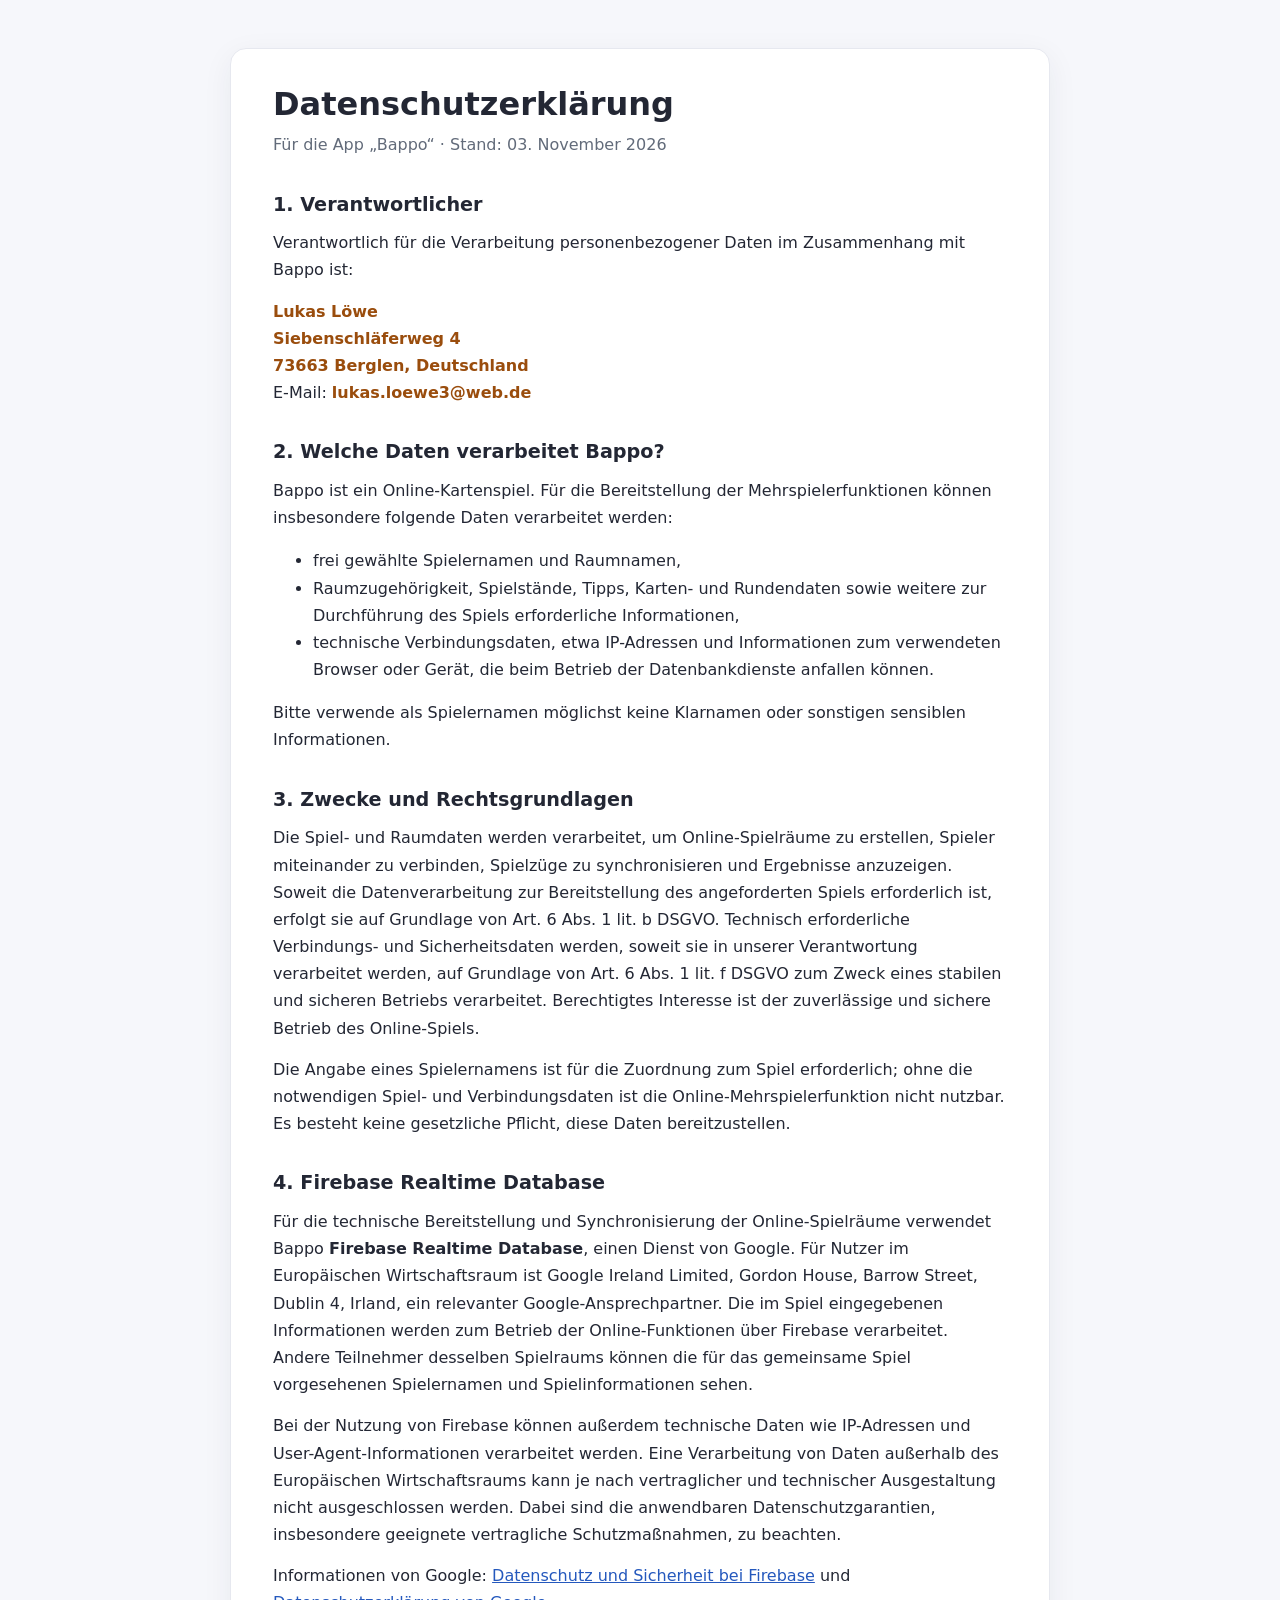
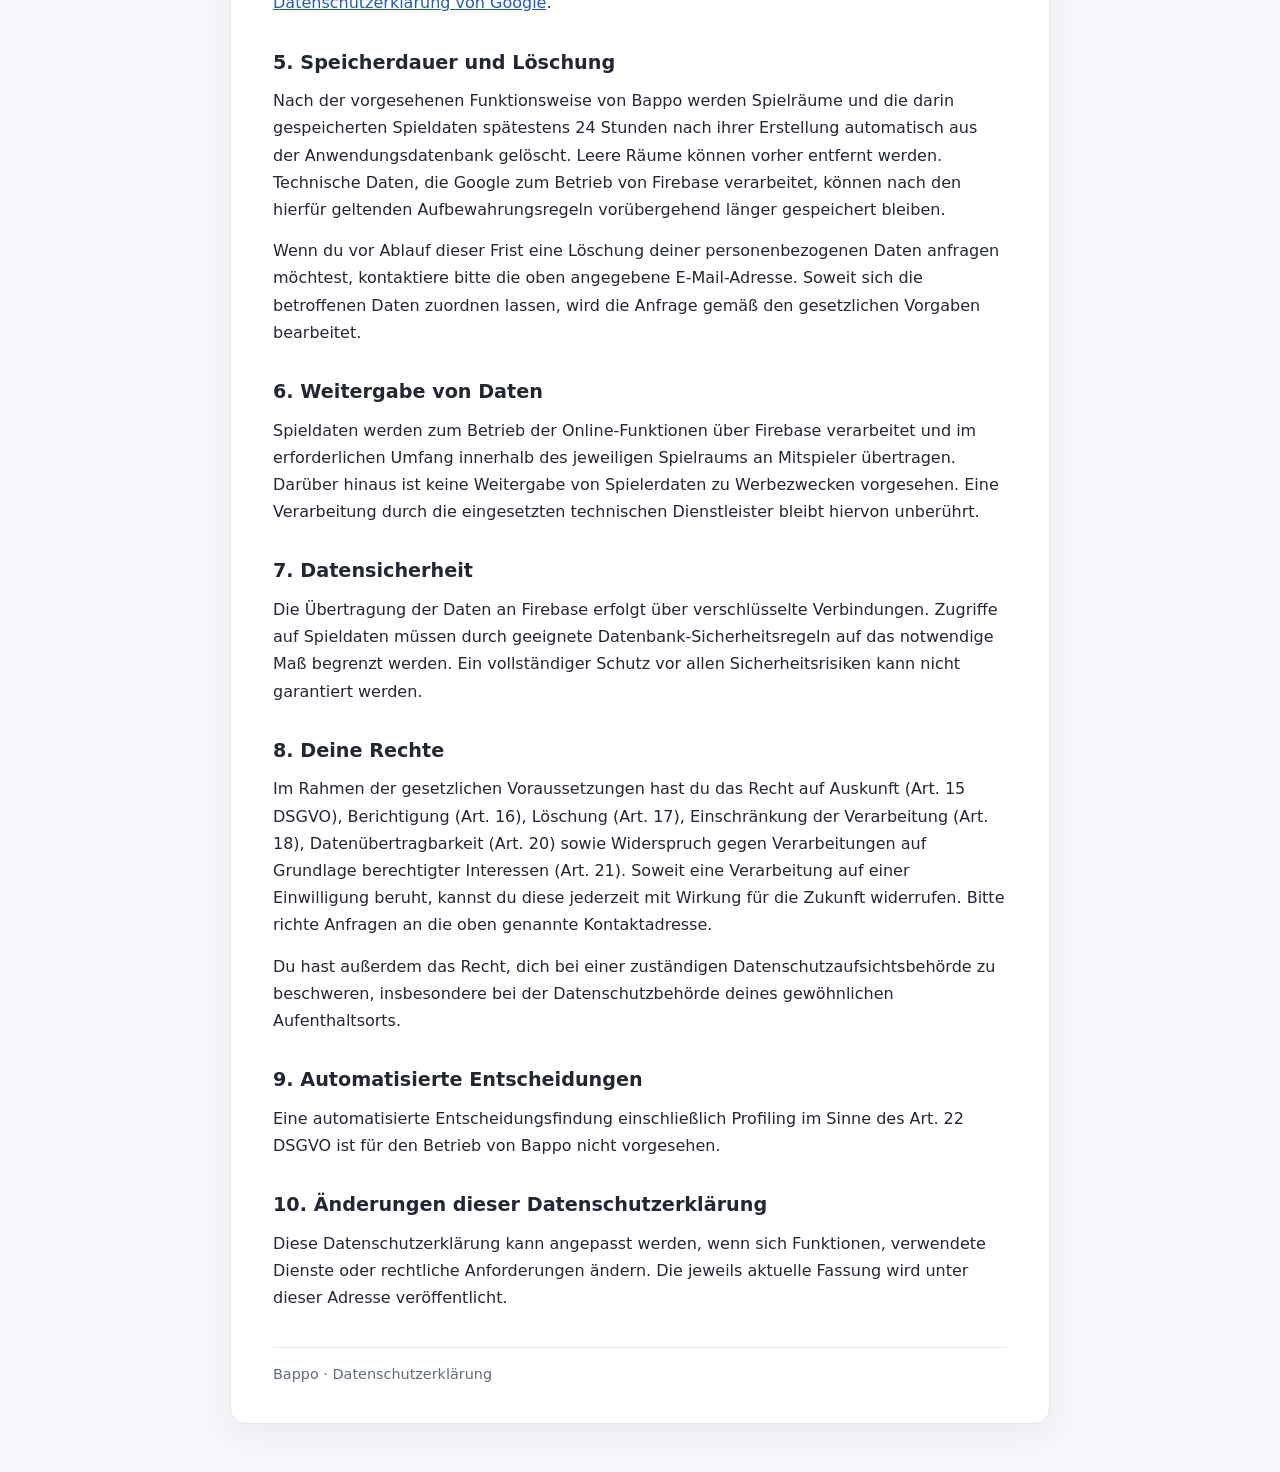
<file: datenschutz.html>
<!doctype html>
<html lang="de">
<head>
  <meta charset="utf-8">
  <meta name="viewport" content="width=device-width, initial-scale=1">
  <meta name="robots" content="index,follow">
  <title>Datenschutzerklärung – Bappo</title>
  <style>
    :root{color-scheme:light}*{box-sizing:border-box}body{margin:0;background:#f6f7fb;color:#232734;font:16px/1.7 system-ui,-apple-system,Segoe UI,Roboto,Arial,sans-serif}main{max-width:820px;margin:48px auto;padding:36px 42px;background:white;border:1px solid #e6e8ef;border-radius:16px;box-shadow:0 8px 30px #202b4510}h1{font-size:2rem;line-height:1.2;margin:0 0 8px}h2{font-size:1.2rem;margin:30px 0 8px}p{margin:8px 0 14px}a{color:#2458bd;overflow-wrap:anywhere}.muted{color:#626b7a}.notice{background:#fff5db;border-left:4px solid #d59c24;padding:12px 16px;border-radius:5px;margin:22px 0}.placeholder{color:#9a4d0d;font-weight:700}footer{margin-top:36px;border-top:1px solid #e6e8ef;padding-top:14px;color:#626b7a;font-size:.9rem}@media(max-width:650px){main{margin:0;padding:25px 20px;border:0;border-radius:0;box-shadow:none}h1{font-size:1.7rem}}
  </style>
</head>
<body>
<main>
  <h1>Datenschutzerklärung</h1>
  <p class="muted">Für die App „Bappo“ · Stand: 03. November 2026</p>

  <h2>1. Verantwortlicher</h2>
  <p>Verantwortlich für die Verarbeitung personenbezogener Daten im Zusammenhang mit Bappo ist:</p>
  <p><span class="placeholder">Lukas Löwe</span><br><span class="placeholder">Siebenschläferweg 4</span><br><span class="placeholder">73663 Berglen, Deutschland</span><br>E-Mail: <span class="placeholder">lukas.loewe3@web.de</span></p>

  <h2>2. Welche Daten verarbeitet Bappo?</h2>
  <p>Bappo ist ein Online-Kartenspiel. Für die Bereitstellung der Mehrspielerfunktionen können insbesondere folgende Daten verarbeitet werden:</p>
  <ul>
    <li>frei gewählte Spielernamen und Raumnamen,</li>
    <li>Raumzugehörigkeit, Spielstände, Tipps, Karten- und Rundendaten sowie weitere zur Durchführung des Spiels erforderliche Informationen,</li>
    <li>technische Verbindungsdaten, etwa IP-Adressen und Informationen zum verwendeten Browser oder Gerät, die beim Betrieb der Datenbankdienste anfallen können.</li>
  </ul>
  <p>Bitte verwende als Spielernamen möglichst keine Klarnamen oder sonstigen sensiblen Informationen.</p>

  <h2>3. Zwecke und Rechtsgrundlagen</h2>
  <p>Die Spiel- und Raumdaten werden verarbeitet, um Online-Spielräume zu erstellen, Spieler miteinander zu verbinden, Spielzüge zu synchronisieren und Ergebnisse anzuzeigen. Soweit die Datenverarbeitung zur Bereitstellung des angeforderten Spiels erforderlich ist, erfolgt sie auf Grundlage von Art. 6 Abs. 1 lit. b DSGVO. Technisch erforderliche Verbindungs- und Sicherheitsdaten werden, soweit sie in unserer Verantwortung verarbeitet werden, auf Grundlage von Art. 6 Abs. 1 lit. f DSGVO zum Zweck eines stabilen und sicheren Betriebs verarbeitet. Berechtigtes Interesse ist der zuverlässige und sichere Betrieb des Online-Spiels.</p>
  <p>Die Angabe eines Spielernamens ist für die Zuordnung zum Spiel erforderlich; ohne die notwendigen Spiel- und Verbindungsdaten ist die Online-Mehrspielerfunktion nicht nutzbar. Es besteht keine gesetzliche Pflicht, diese Daten bereitzustellen.</p>

  <h2>4. Firebase Realtime Database</h2>
  <p>Für die technische Bereitstellung und Synchronisierung der Online-Spielräume verwendet Bappo <strong>Firebase Realtime Database</strong>, einen Dienst von Google. Für Nutzer im Europäischen Wirtschaftsraum ist Google Ireland Limited, Gordon House, Barrow Street, Dublin 4, Irland, ein relevanter Google-Ansprechpartner. Die im Spiel eingegebenen Informationen werden zum Betrieb der Online-Funktionen über Firebase verarbeitet. Andere Teilnehmer desselben Spielraums können die für das gemeinsame Spiel vorgesehenen Spielernamen und Spielinformationen sehen.</p>
  <p>Bei der Nutzung von Firebase können außerdem technische Daten wie IP-Adressen und User-Agent-Informationen verarbeitet werden. Eine Verarbeitung von Daten außerhalb des Europäischen Wirtschaftsraums kann je nach vertraglicher und technischer Ausgestaltung nicht ausgeschlossen werden. Dabei sind die anwendbaren Datenschutzgarantien, insbesondere geeignete vertragliche Schutzmaßnahmen, zu beachten.</p>
  <p>Informationen von Google: <a href="https://firebase.google.com/support/privacy" rel="noopener noreferrer">Datenschutz und Sicherheit bei Firebase</a> und <a href="https://policies.google.com/privacy?hl=de" rel="noopener noreferrer">Datenschutzerklärung von Google</a>.</p>

  <h2>5. Speicherdauer und Löschung</h2>
  <p>Nach der vorgesehenen Funktionsweise von Bappo werden Spielräume und die darin gespeicherten Spieldaten spätestens 24 Stunden nach ihrer Erstellung automatisch aus der Anwendungsdatenbank gelöscht. Leere Räume können vorher entfernt werden. Technische Daten, die Google zum Betrieb von Firebase verarbeitet, können nach den hierfür geltenden Aufbewahrungsregeln vorübergehend länger gespeichert bleiben.</p>
  <p>Wenn du vor Ablauf dieser Frist eine Löschung deiner personenbezogenen Daten anfragen möchtest, kontaktiere bitte die oben angegebene E-Mail-Adresse. Soweit sich die betroffenen Daten zuordnen lassen, wird die Anfrage gemäß den gesetzlichen Vorgaben bearbeitet.</p>

  <h2>6. Weitergabe von Daten</h2>
  <p>Spieldaten werden zum Betrieb der Online-Funktionen über Firebase verarbeitet und im erforderlichen Umfang innerhalb des jeweiligen Spielraums an Mitspieler übertragen. Darüber hinaus ist keine Weitergabe von Spielerdaten zu Werbezwecken vorgesehen. Eine Verarbeitung durch die eingesetzten technischen Dienstleister bleibt hiervon unberührt.</p>

  <h2>7. Datensicherheit</h2>
  <p>Die Übertragung der Daten an Firebase erfolgt über verschlüsselte Verbindungen. Zugriffe auf Spieldaten müssen durch geeignete Datenbank-Sicherheitsregeln auf das notwendige Maß begrenzt werden. Ein vollständiger Schutz vor allen Sicherheitsrisiken kann nicht garantiert werden.</p>

  <h2>8. Deine Rechte</h2>
  <p>Im Rahmen der gesetzlichen Voraussetzungen hast du das Recht auf Auskunft (Art. 15 DSGVO), Berichtigung (Art. 16), Löschung (Art. 17), Einschränkung der Verarbeitung (Art. 18), Datenübertragbarkeit (Art. 20) sowie Widerspruch gegen Verarbeitungen auf Grundlage berechtigter Interessen (Art. 21). Soweit eine Verarbeitung auf einer Einwilligung beruht, kannst du diese jederzeit mit Wirkung für die Zukunft widerrufen. Bitte richte Anfragen an die oben genannte Kontaktadresse.</p>
  <p>Du hast außerdem das Recht, dich bei einer zuständigen Datenschutzaufsichtsbehörde zu beschweren, insbesondere bei der Datenschutzbehörde deines gewöhnlichen Aufenthaltsorts.</p>

  <h2>9. Automatisierte Entscheidungen</h2>
  <p>Eine automatisierte Entscheidungsfindung einschließlich Profiling im Sinne des Art. 22 DSGVO ist für den Betrieb von Bappo nicht vorgesehen.</p>

  <h2>10. Änderungen dieser Datenschutzerklärung</h2>
  <p>Diese Datenschutzerklärung kann angepasst werden, wenn sich Funktionen, verwendete Dienste oder rechtliche Anforderungen ändern. Die jeweils aktuelle Fassung wird unter dieser Adresse veröffentlicht.</p>
  <footer>Bappo · Datenschutzerklärung</footer>
</main>
</body>
</html>
</file>
